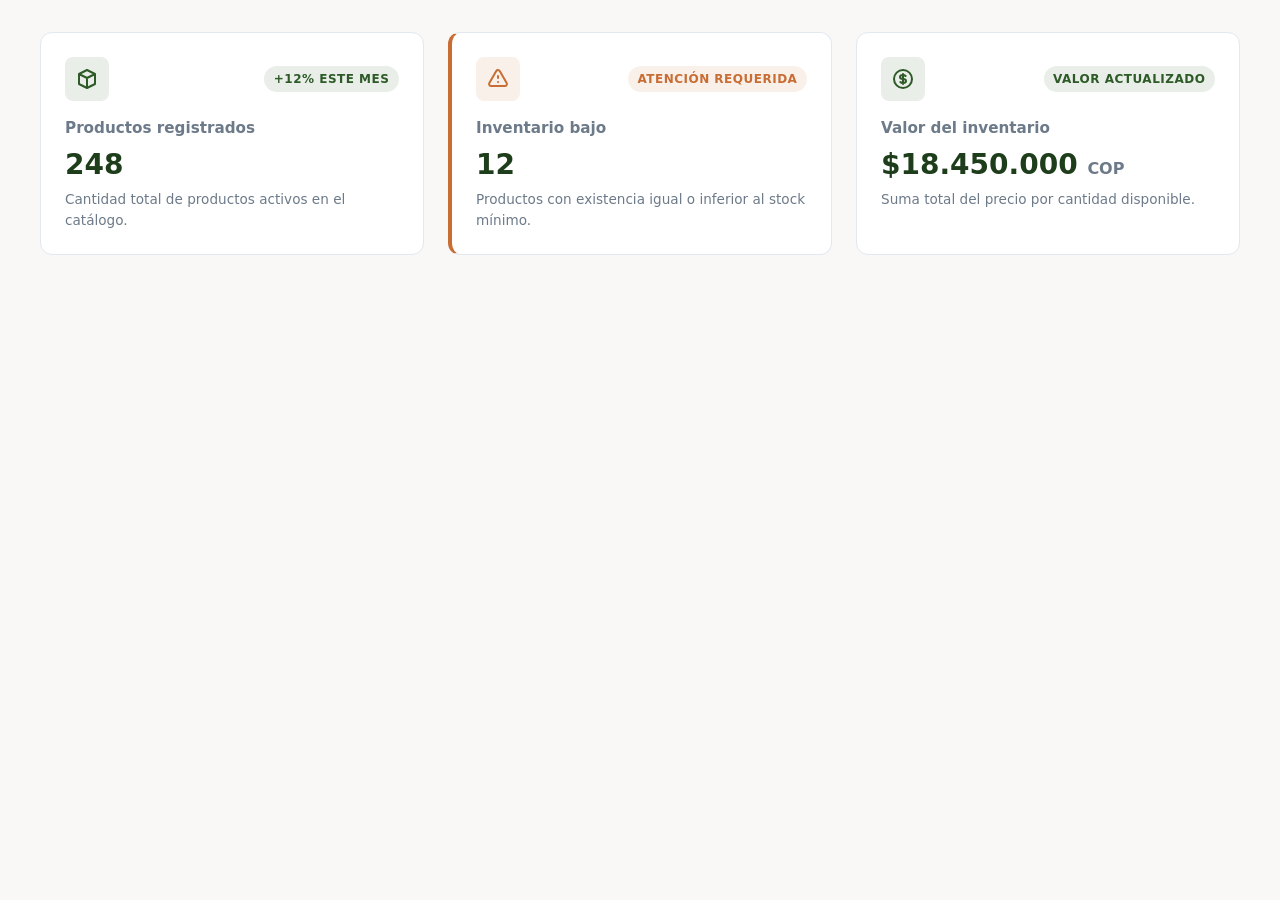
<file: index2.html>
<!DOCTYPE html>
<html lang="es">
<head>
    <meta charset="UTF-8">
    <meta name="viewport" content="width=device-width, initial-scale=1.0">
    <title>KPIs - Dashboard EcoMarket</title>
    <link rel="stylesheet" href="styles2.css">
</head>
<body>
    <section class="kpi-container" aria-label="Indicadores clave de rendimiento">
        
        <!-- Tarjeta 1: Productos registrados -->
        <article class="kpi-card">
            <div class="kpi-header">
                <div class="kpi-icon-wrapper" aria-hidden="true">
                    <svg class="kpi-icon" xmlns="http://www.w3.org/2000/svg" fill="none" viewBox="0 0 24 24" stroke="currentColor">
                        <path stroke-linecap="round" stroke-linejoin="round" stroke-width="2" d="M20 7l-8-4-8 4m16 0l-8 4m8-4v10l-8 4m0-10L4 7m8 4v10M4 7v10l8 4" />
                    </svg>
                </div>
                <span class="kpi-trend positive">+12% este mes</span>
            </div>
            <div class="kpi-body">
                <h3 class="kpi-title">Productos registrados</h3>
                <p class="kpi-value">248</p>
                <p class="kpi-description">Cantidad total de productos activos en el catálogo.</p>
            </div>
        </article>

        <!-- Tarjeta 2: Inventario bajo -->
        <article class="kpi-card kpi-alert">
            <div class="kpi-header">
                <div class="kpi-icon-wrapper" aria-hidden="true">
                    <svg class="kpi-icon" xmlns="http://www.w3.org/2000/svg" fill="none" viewBox="0 0 24 24" stroke="currentColor">
                        <path stroke-linecap="round" stroke-linejoin="round" stroke-width="2" d="M12 9v2m0 4h.01m-6.938 4h13.856c1.54 0 2.502-1.667 1.732-3L13.732 4c-.77-1.333-2.694-1.333-3.464 0L3.34 16c-.77 1.333.192 3 1.732 3z" />
                    </svg>
                </div>
                <span class="kpi-trend warning">Atención requerida</span>
            </div>
            <div class="kpi-body">
                <h3 class="kpi-title">Inventario bajo</h3>
                <p class="kpi-value">12</p>
                <p class="kpi-description">Productos con existencia igual o inferior al stock mínimo.</p>
            </div>
        </article>

        <!-- Tarjeta 3: Valor del inventario -->
        <article class="kpi-card">
            <div class="kpi-header">
                <div class="kpi-icon-wrapper" aria-hidden="true">
                    <svg class="kpi-icon" xmlns="http://www.w3.org/2000/svg" fill="none" viewBox="0 0 24 24" stroke="currentColor">
                        <path stroke-linecap="round" stroke-linejoin="round" stroke-width="2" d="M12 8c-1.657 0-3 .895-3 2s1.343 2 3 2 3 .895 3 2-1.343 2-3 2m0-8c1.11 0 2.08.402 2.599 1M12 8V7m0 1v8m0 0v1m0-1c-1.11 0-2.08-.402-2.599-1M21 12a9 9 0 11-18 0 9 9 0 0118 0z" />
                    </svg>
                </div>
                <span class="kpi-trend positive">Valor actualizado</span>
            </div>
            <div class="kpi-body">
                <h3 class="kpi-title">Valor del inventario</h3>
                <p class="kpi-value">$18.450.000 <span class="kpi-currency">COP</span></p>
                <p class="kpi-description">Suma total del precio por cantidad disponible.</p>
            </div>
        </article>

    </section>
</body>
</html>
</file>
<file: styles2.css>
:root {
  --color-primary: #2D5A27;
  --color-primary-dark: #1E3D1A;
  --color-secondary: #C86D33;
  --color-background: #F9F8F6;
  --color-surface: #FFFFFF;
  --color-text: #2C3E50;
  --color-text-light: #6C7A89;
  --color-border: #E2E8F0;
  
  --color-success-bg: rgba(45, 90, 39, 0.1);
  --color-success-text: #2D5A27;
  --color-warning-bg: rgba(200, 109, 51, 0.1);
  --color-warning-text: #C86D33;

  --font-heading: 'Outfit', 'Plus Jakarta Sans', system-ui, -apple-system, sans-serif;
  --font-body: 'Inter', 'Open Sans', system-ui, -apple-system, sans-serif;

  --space-xs: 0.5rem;
  --space-sm: 1rem;
  --space-md: 1.5rem;
  --space-lg: 2rem;

  --radius-sm: 8px;
  --radius-md: 12px;
  --radius-full: 9999px;

  --transition-normal: 0.25s ease;
}

*,
*::before,
*::after {
  box-sizing: border-box;
  margin: 0;
  padding: 0;
}

body {
  font-family: var(--font-body);
  background-color: var(--color-background);
  color: var(--color-text);
  padding: var(--space-lg);
  line-height: 1.5;
}

/* Contenedor Grid Responsivo */
.kpi-container {
  max-width: 1200px;
  margin: 0 auto;
  display: grid;
  grid-template-columns: 1fr;
  gap: var(--space-md);
}

/* Tarjeta KPI Individual */
.kpi-card {
  background-color: var(--color-surface);
  border: 1px solid var(--color-border);
  border-radius: var(--radius-md);
  padding: var(--space-md);
  display: flex;
  flex-direction: column;
  gap: var(--space-sm);
  transition: transform var(--transition-normal), box-shadow var(--transition-normal);
  position: relative;
  overflow: hidden;
}

.kpi-card:hover {
  transform: translateY(-3px);
  box-shadow: 0 10px 20px rgba(0, 0, 0, 0.04);
}

/* Variante especial para alerta de inventario bajo */
.kpi-card.kpi-alert {
  border-left: 4px solid var(--color-secondary);
}

/* Cabecera de la Tarjeta */
.kpi-header {
  display: flex;
  justify-content: space-between;
  align-items: center;
}

.kpi-icon-wrapper {
  width: 44px;
  height: 44px;
  border-radius: var(--radius-sm);
  background-color: var(--color-success-bg);
  color: var(--color-primary);
  display: flex;
  align-items: center;
  justify-content: center;
}

.kpi-alert .kpi-icon-wrapper {
  background-color: var(--color-warning-bg);
  color: var(--color-secondary);
}

.kpi-icon {
  width: 24px;
  height: 24px;
}

/* Etiquetas de Tendencia / Estado */
.kpi-trend {
  font-size: 0.75rem;
  font-weight: 600;
  padding: 0.25rem 0.6rem;
  border-radius: var(--radius-full);
  text-transform: uppercase;
  letter-spacing: 0.5px;
}

.kpi-trend.positive {
  background-color: var(--color-success-bg);
  color: var(--color-success-text);
}

.kpi-trend.warning {
  background-color: var(--color-warning-bg);
  color: var(--color-warning-text);
}

/* Cuerpo de la Tarjeta */
.kpi-body {
  display: flex;
  flex-direction: column;
  gap: 0.25rem;
}

.kpi-title {
  font-family: var(--font-heading);
  font-size: 0.95rem;
  font-weight: 600;
  color: var(--color-text-light);
}

.kpi-value {
  font-family: var(--font-heading);
  font-size: 1.75rem;
  font-weight: 700;
  color: var(--color-primary-dark);
  line-height: 1.2;
  margin: 0.25rem 0;
}

.kpi-currency {
  font-size: 1rem;
  font-weight: 600;
  color: var(--color-text-light);
}

.kpi-description {
  font-size: 0.85rem;
  color: var(--color-text-light);
}

/* Media Queries para Diseño Responsive */
@media (min-width: 640px) {
  .kpi-container {
    grid-template-columns: repeat(2, 1fr);
  }
}

@media (min-width: 1024px) {
  .kpi-container {
    grid-template-columns: repeat(3, 1fr);
  }
}
</file>
